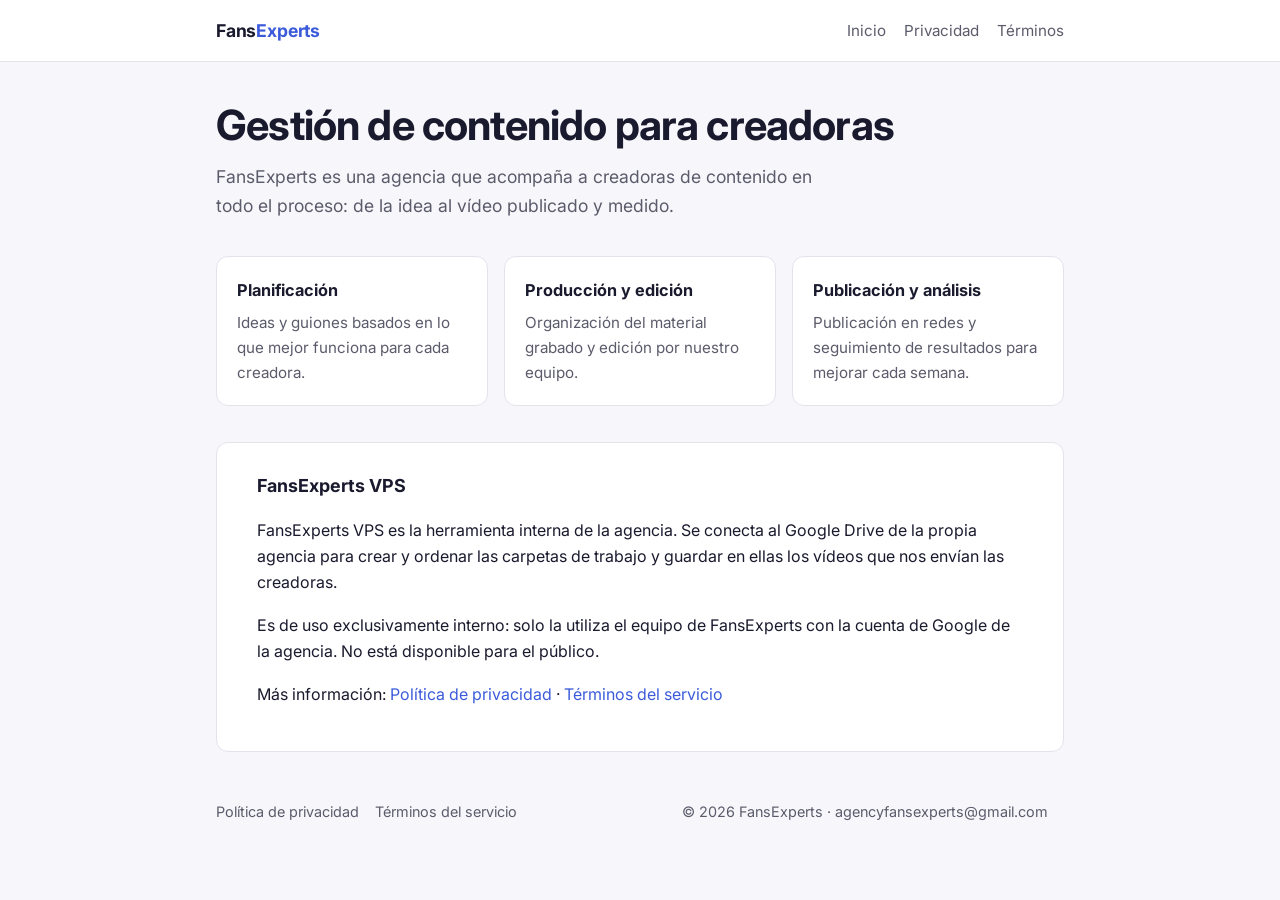
<file: index.html>
<!doctype html>
<html lang="es"><head><meta charset="utf-8"><meta name="viewport" content="width=device-width,initial-scale=1">
<title>FansExperts</title><meta name="description" content="Agencia de gestión de contenido para creadoras.">
<link rel="preconnect" href="https://fonts.googleapis.com"><link href="https://fonts.googleapis.com/css2?family=Inter:wght@400;600;700&display=swap" rel="stylesheet">
<link rel="stylesheet" href="estilo.css"></head><body>
<header><div class="barra"><a class="marca" href="index.html">Fans<span>Experts</span></a>
<nav><a href="index.html">Inicio</a><a href="privacidad.html">Privacidad</a><a href="terminos.html">Términos</a></nav></div></header>
<main>
<section class="hero"><h1>Gestión de contenido para creadoras</h1>
<p>FansExperts es una agencia que acompaña a creadoras de contenido en todo el proceso: de la idea al vídeo publicado y medido.</p></section>
<div class="rejilla">
<div class="tarjeta"><h3>Planificación</h3><p>Ideas y guiones basados en lo que mejor funciona para cada creadora.</p></div>
<div class="tarjeta"><h3>Producción y edición</h3><p>Organización del material grabado y edición por nuestro equipo.</p></div>
<div class="tarjeta"><h3>Publicación y análisis</h3><p>Publicación en redes y seguimiento de resultados para mejorar cada semana.</p></div>
</div>
<div class="doc"><h2 style="margin-top:0">FansExperts VPS</h2>
<p>FansExperts VPS es la herramienta interna de la agencia. Se conecta al Google Drive de la propia agencia para crear y ordenar las carpetas de trabajo y guardar en ellas los vídeos que nos envían las creadoras.</p>
<p>Es de uso exclusivamente interno: solo la utiliza el equipo de FansExperts con la cuenta de Google de la agencia. No está disponible para el público.</p>
<p>Más información: <a href="privacidad.html">Política de privacidad</a> · <a href="terminos.html">Términos del servicio</a></p></div>
</main>
<footer><div><a href="privacidad.html">Política de privacidad</a><a href="terminos.html">Términos del servicio</a></div>
<div>© 2026 FansExperts · <a href="mailto:agencyfansexperts@gmail.com">agencyfansexperts@gmail.com</a></div></footer>
</body></html>
</file>
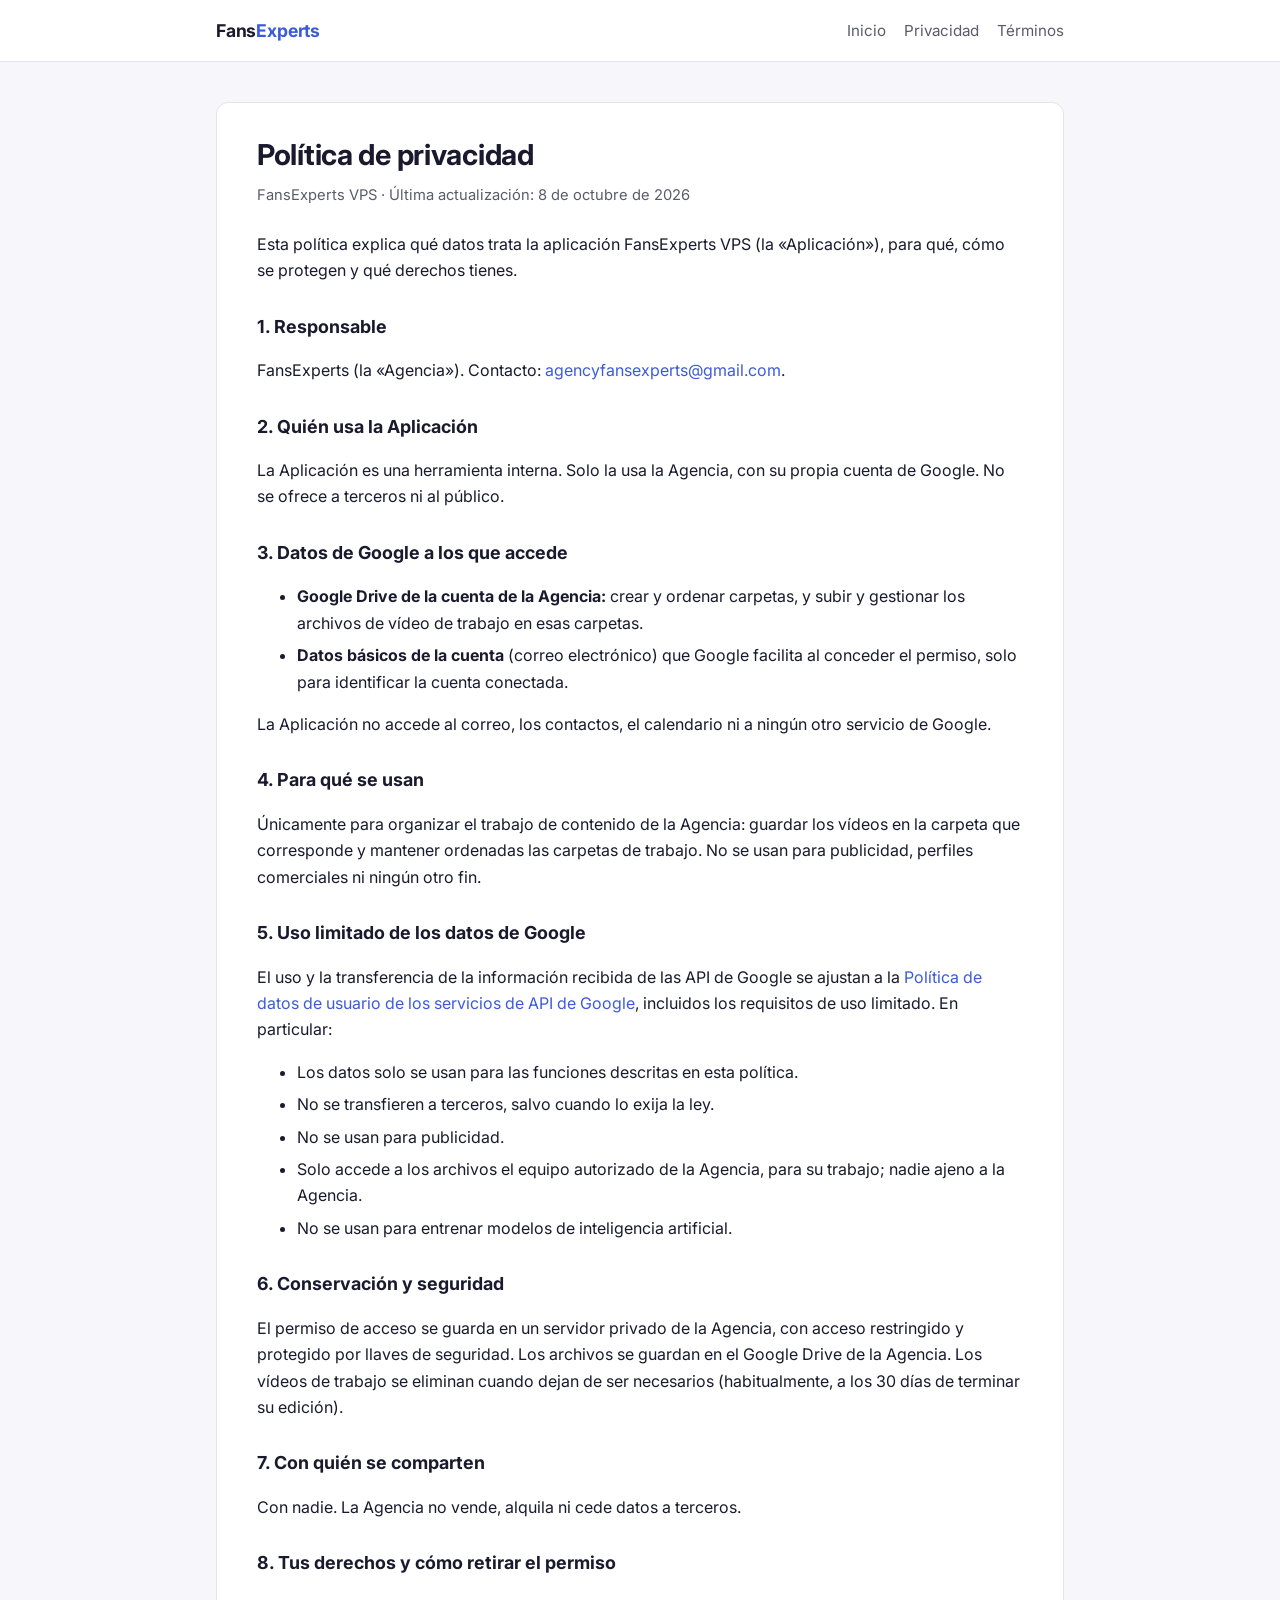
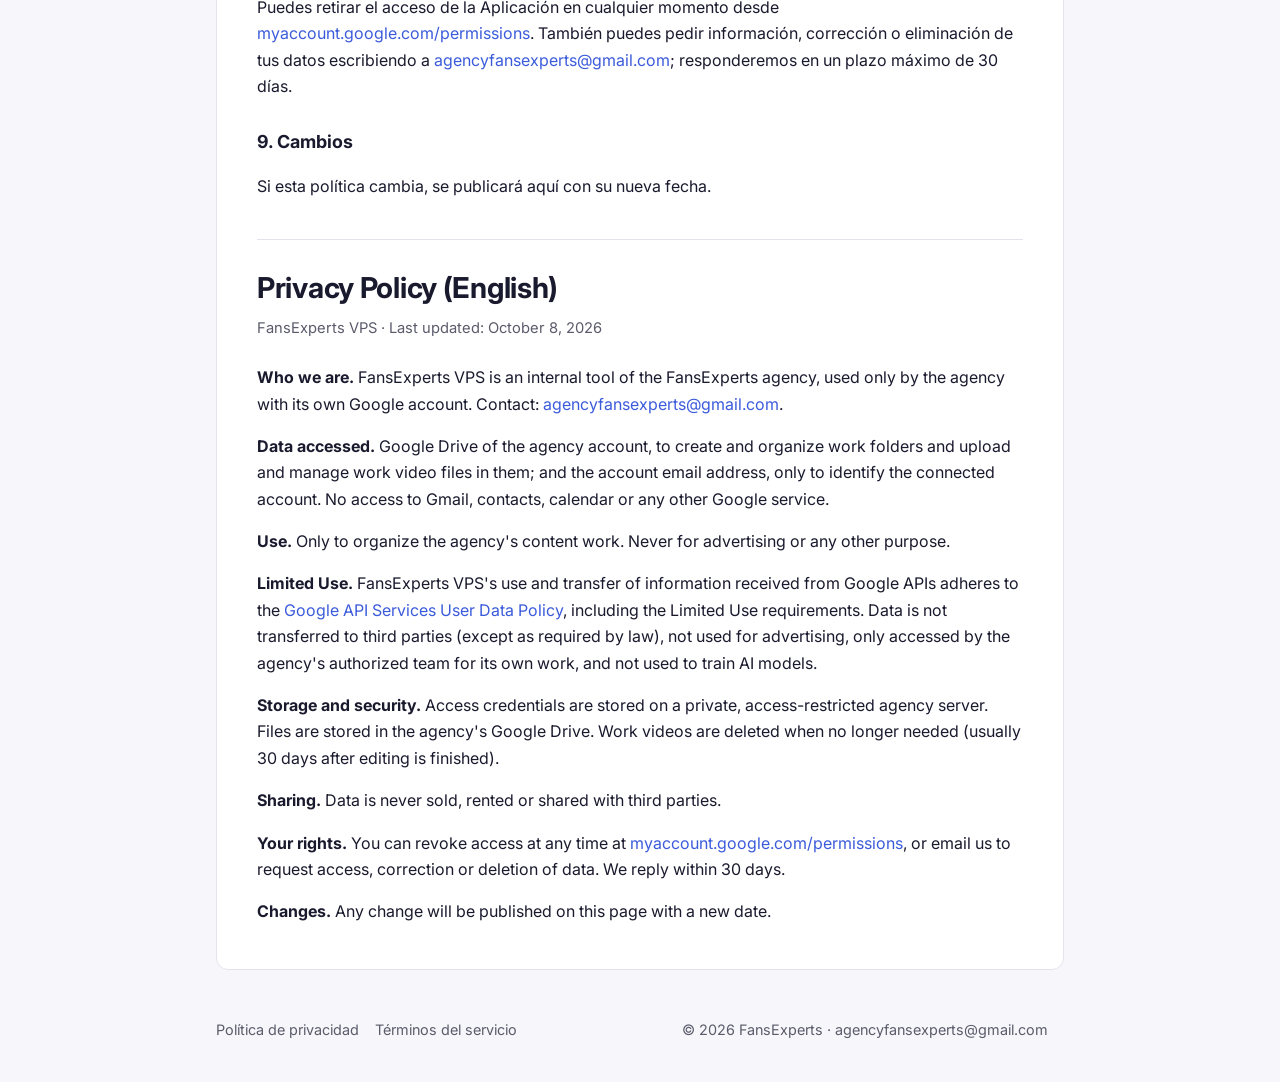
<file: privacidad.html>
<!doctype html>
<html lang="es"><head><meta charset="utf-8"><meta name="viewport" content="width=device-width,initial-scale=1">
<title>Política de privacidad · FansExperts</title><meta name="description" content="Política de privacidad de FansExperts VPS.">
<link rel="preconnect" href="https://fonts.googleapis.com"><link href="https://fonts.googleapis.com/css2?family=Inter:wght@400;600;700&display=swap" rel="stylesheet">
<link rel="stylesheet" href="estilo.css"></head><body>
<header><div class="barra"><a class="marca" href="index.html">Fans<span>Experts</span></a>
<nav><a href="index.html">Inicio</a><a href="privacidad.html">Privacidad</a><a href="terminos.html">Términos</a></nav></div></header>
<main>
<article class="doc">
<h1>Política de privacidad</h1><p class="fecha">FansExperts VPS · Última actualización: 8 de octubre de 2026</p>
<p>Esta política explica qué datos trata la aplicación FansExperts VPS (la «Aplicación»), para qué, cómo se protegen y qué derechos tienes.</p>
<h2>1. Responsable</h2>
<p>FansExperts (la «Agencia»). Contacto: <a href="mailto:agencyfansexperts@gmail.com">agencyfansexperts@gmail.com</a>.</p>
<h2>2. Quién usa la Aplicación</h2>
<p>La Aplicación es una herramienta interna. Solo la usa la Agencia, con su propia cuenta de Google. No se ofrece a terceros ni al público.</p>
<h2>3. Datos de Google a los que accede</h2>
<ul>
<li><b>Google Drive de la cuenta de la Agencia:</b> crear y ordenar carpetas, y subir y gestionar los archivos de vídeo de trabajo en esas carpetas.</li>
<li><b>Datos básicos de la cuenta</b> (correo electrónico) que Google facilita al conceder el permiso, solo para identificar la cuenta conectada.</li>
</ul>
<p>La Aplicación no accede al correo, los contactos, el calendario ni a ningún otro servicio de Google.</p>
<h2>4. Para qué se usan</h2>
<p>Únicamente para organizar el trabajo de contenido de la Agencia: guardar los vídeos en la carpeta que corresponde y mantener ordenadas las carpetas de trabajo. No se usan para publicidad, perfiles comerciales ni ningún otro fin.</p>
<h2>5. Uso limitado de los datos de Google</h2>
<p>El uso y la transferencia de la información recibida de las API de Google se ajustan a la <a href="https://developers.google.com/terms/api-services-user-data-policy">Política de datos de usuario de los servicios de API de Google</a>, incluidos los requisitos de uso limitado. En particular:</p>
<ul><li>Los datos solo se usan para las funciones descritas en esta política.</li>
<li>No se transfieren a terceros, salvo cuando lo exija la ley.</li>
<li>No se usan para publicidad.</li>
<li>Solo accede a los archivos el equipo autorizado de la Agencia, para su trabajo; nadie ajeno a la Agencia.</li>
<li>No se usan para entrenar modelos de inteligencia artificial.</li></ul>
<h2>6. Conservación y seguridad</h2>
<p>El permiso de acceso se guarda en un servidor privado de la Agencia, con acceso restringido y protegido por llaves de seguridad. Los archivos se guardan en el Google Drive de la Agencia. Los vídeos de trabajo se eliminan cuando dejan de ser necesarios (habitualmente, a los 30 días de terminar su edición).</p>
<h2>7. Con quién se comparten</h2>
<p>Con nadie. La Agencia no vende, alquila ni cede datos a terceros.</p>
<h2>8. Tus derechos y cómo retirar el permiso</h2>
<p>Puedes retirar el acceso de la Aplicación en cualquier momento desde <a href="https://myaccount.google.com/permissions">myaccount.google.com/permissions</a>. También puedes pedir información, corrección o eliminación de tus datos escribiendo a <a href="mailto:agencyfansexperts@gmail.com">agencyfansexperts@gmail.com</a>; responderemos en un plazo máximo de 30 días.</p>
<h2>9. Cambios</h2>
<p>Si esta política cambia, se publicará aquí con su nueva fecha.</p>

<section class="idioma" lang="en">
<h1>Privacy Policy (English)</h1><p class="fecha">FansExperts VPS · Last updated: October 8, 2026</p>
<p><b>Who we are.</b> FansExperts VPS is an internal tool of the FansExperts agency, used only by the agency with its own Google account. Contact: <a href="mailto:agencyfansexperts@gmail.com">agencyfansexperts@gmail.com</a>.</p>
<p><b>Data accessed.</b> Google Drive of the agency account, to create and organize work folders and upload and manage work video files in them; and the account email address, only to identify the connected account. No access to Gmail, contacts, calendar or any other Google service.</p>
<p><b>Use.</b> Only to organize the agency's content work. Never for advertising or any other purpose.</p>
<p><b>Limited Use.</b> FansExperts VPS's use and transfer of information received from Google APIs adheres to the <a href="https://developers.google.com/terms/api-services-user-data-policy">Google API Services User Data Policy</a>, including the Limited Use requirements. Data is not transferred to third parties (except as required by law), not used for advertising, only accessed by the agency's authorized team for its own work, and not used to train AI models.</p>
<p><b>Storage and security.</b> Access credentials are stored on a private, access-restricted agency server. Files are stored in the agency's Google Drive. Work videos are deleted when no longer needed (usually 30 days after editing is finished).</p>
<p><b>Sharing.</b> Data is never sold, rented or shared with third parties.</p>
<p><b>Your rights.</b> You can revoke access at any time at <a href="https://myaccount.google.com/permissions">myaccount.google.com/permissions</a>, or email us to request access, correction or deletion of data. We reply within 30 days.</p>
<p><b>Changes.</b> Any change will be published on this page with a new date.</p>
</section></article>
</main>
<footer><div><a href="privacidad.html">Política de privacidad</a><a href="terminos.html">Términos del servicio</a></div>
<div>© 2026 FansExperts · <a href="mailto:agencyfansexperts@gmail.com">agencyfansexperts@gmail.com</a></div></footer>
</body></html>
</file>
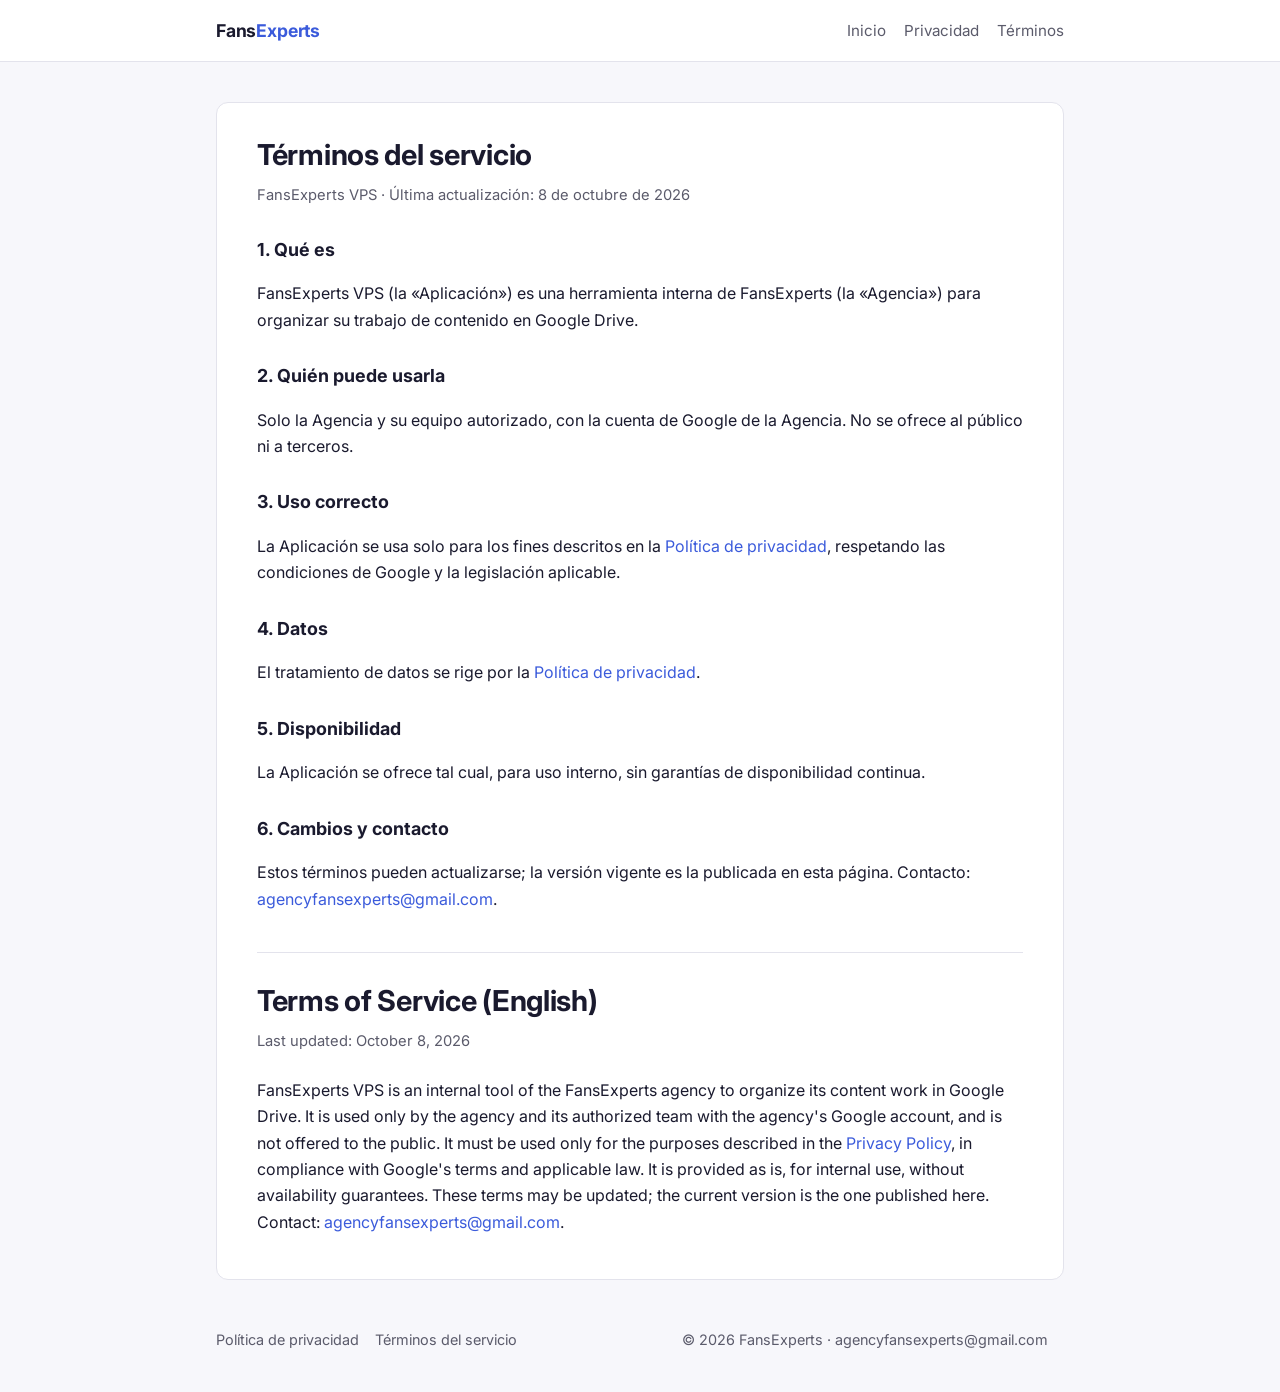
<file: terminos.html>
<!doctype html>
<html lang="es"><head><meta charset="utf-8"><meta name="viewport" content="width=device-width,initial-scale=1">
<title>Términos del servicio · FansExperts</title><meta name="description" content="Términos del servicio de FansExperts VPS.">
<link rel="preconnect" href="https://fonts.googleapis.com"><link href="https://fonts.googleapis.com/css2?family=Inter:wght@400;600;700&display=swap" rel="stylesheet">
<link rel="stylesheet" href="estilo.css"></head><body>
<header><div class="barra"><a class="marca" href="index.html">Fans<span>Experts</span></a>
<nav><a href="index.html">Inicio</a><a href="privacidad.html">Privacidad</a><a href="terminos.html">Términos</a></nav></div></header>
<main>
<article class="doc">
<h1>Términos del servicio</h1><p class="fecha">FansExperts VPS · Última actualización: 8 de octubre de 2026</p>
<h2>1. Qué es</h2>
<p>FansExperts VPS (la «Aplicación») es una herramienta interna de FansExperts (la «Agencia») para organizar su trabajo de contenido en Google Drive.</p>
<h2>2. Quién puede usarla</h2>
<p>Solo la Agencia y su equipo autorizado, con la cuenta de Google de la Agencia. No se ofrece al público ni a terceros.</p>
<h2>3. Uso correcto</h2>
<p>La Aplicación se usa solo para los fines descritos en la <a href="privacidad.html">Política de privacidad</a>, respetando las condiciones de Google y la legislación aplicable.</p>
<h2>4. Datos</h2>
<p>El tratamiento de datos se rige por la <a href="privacidad.html">Política de privacidad</a>.</p>
<h2>5. Disponibilidad</h2>
<p>La Aplicación se ofrece tal cual, para uso interno, sin garantías de disponibilidad continua.</p>
<h2>6. Cambios y contacto</h2>
<p>Estos términos pueden actualizarse; la versión vigente es la publicada en esta página. Contacto: <a href="mailto:agencyfansexperts@gmail.com">agencyfansexperts@gmail.com</a>.</p>

<section class="idioma" lang="en">
<h1>Terms of Service (English)</h1><p class="fecha">Last updated: October 8, 2026</p>
<p>FansExperts VPS is an internal tool of the FansExperts agency to organize its content work in Google Drive. It is used only by the agency and its authorized team with the agency's Google account, and is not offered to the public. It must be used only for the purposes described in the <a href="privacidad.html">Privacy Policy</a>, in compliance with Google's terms and applicable law. It is provided as is, for internal use, without availability guarantees. These terms may be updated; the current version is the one published here. Contact: <a href="mailto:agencyfansexperts@gmail.com">agencyfansexperts@gmail.com</a>.</p>
</section></article>
</main>
<footer><div><a href="privacidad.html">Política de privacidad</a><a href="terminos.html">Términos del servicio</a></div>
<div>© 2026 FansExperts · <a href="mailto:agencyfansexperts@gmail.com">agencyfansexperts@gmail.com</a></div></footer>
</body></html>
</file>
<file: estilo.css>
:root{--fondo:#f7f7fb;--tarjeta:#ffffff;--texto:#1a1a2e;--gris:#5b5b6b;--linea:#e3e3ec;--acento:#3b5bdb;--acento-suave:#eef1ff}
@media (prefers-color-scheme:dark){:root{--fondo:#111118;--tarjeta:#1a1a24;--texto:#ececf2;--gris:#a6a6b5;--linea:#2c2c3a;--acento:#8ea2ff;--acento-suave:#22263d}}
*{box-sizing:border-box}
body{margin:0;background:var(--fondo);color:var(--texto);font-family:"Inter",system-ui,-apple-system,"Segoe UI",Roboto,sans-serif;line-height:1.65;font-size:16px}
a{color:var(--acento);text-decoration:none}a:hover{text-decoration:underline}
header{border-bottom:1px solid var(--linea);background:var(--tarjeta)}
.barra{max-width:880px;margin:0 auto;padding:16px;display:flex;justify-content:space-between;align-items:center;gap:12px;flex-wrap:wrap}
.marca{font-weight:700;font-size:1.1rem;color:var(--texto);letter-spacing:-.01em}.marca span{color:var(--acento)}
nav a{margin-left:18px;color:var(--gris);font-size:.95rem}nav a:first-child{margin-left:0}
main{max-width:880px;margin:0 auto;padding:40px 16px 24px}
.hero h1{font-size:clamp(1.8rem,5vw,2.6rem);line-height:1.15;margin:0 0 12px;letter-spacing:-.02em}
.hero p{color:var(--gris);font-size:1.1rem;max-width:620px;margin:0}
.rejilla{display:grid;grid-template-columns:repeat(auto-fit,minmax(240px,1fr));gap:16px;margin:36px 0}
.tarjeta{background:var(--tarjeta);border:1px solid var(--linea);border-radius:12px;padding:20px}
.tarjeta h3{margin:0 0 6px;font-size:1.02rem}.tarjeta p{margin:0;color:var(--gris);font-size:.95rem}
.doc{background:var(--tarjeta);border:1px solid var(--linea);border-radius:12px;padding:28px clamp(16px,4vw,40px)}
.doc h1{font-size:1.8rem;margin:0 0 4px;letter-spacing:-.01em}.fecha{color:var(--gris);margin:0 0 24px;font-size:.92rem}
.doc h2{font-size:1.12rem;margin:28px 0 8px}.doc li{margin-bottom:6px}
.aviso{background:var(--acento-suave);border-radius:10px;padding:14px 16px;margin:20px 0;font-size:.95rem}
.idioma{margin-top:40px;padding-top:24px;border-top:1px solid var(--linea)}
footer{max-width:880px;margin:0 auto;padding:24px 16px 40px;color:var(--gris);font-size:.9rem;display:flex;justify-content:space-between;gap:12px;flex-wrap:wrap}
footer a{color:var(--gris);margin-right:16px}
</file>
